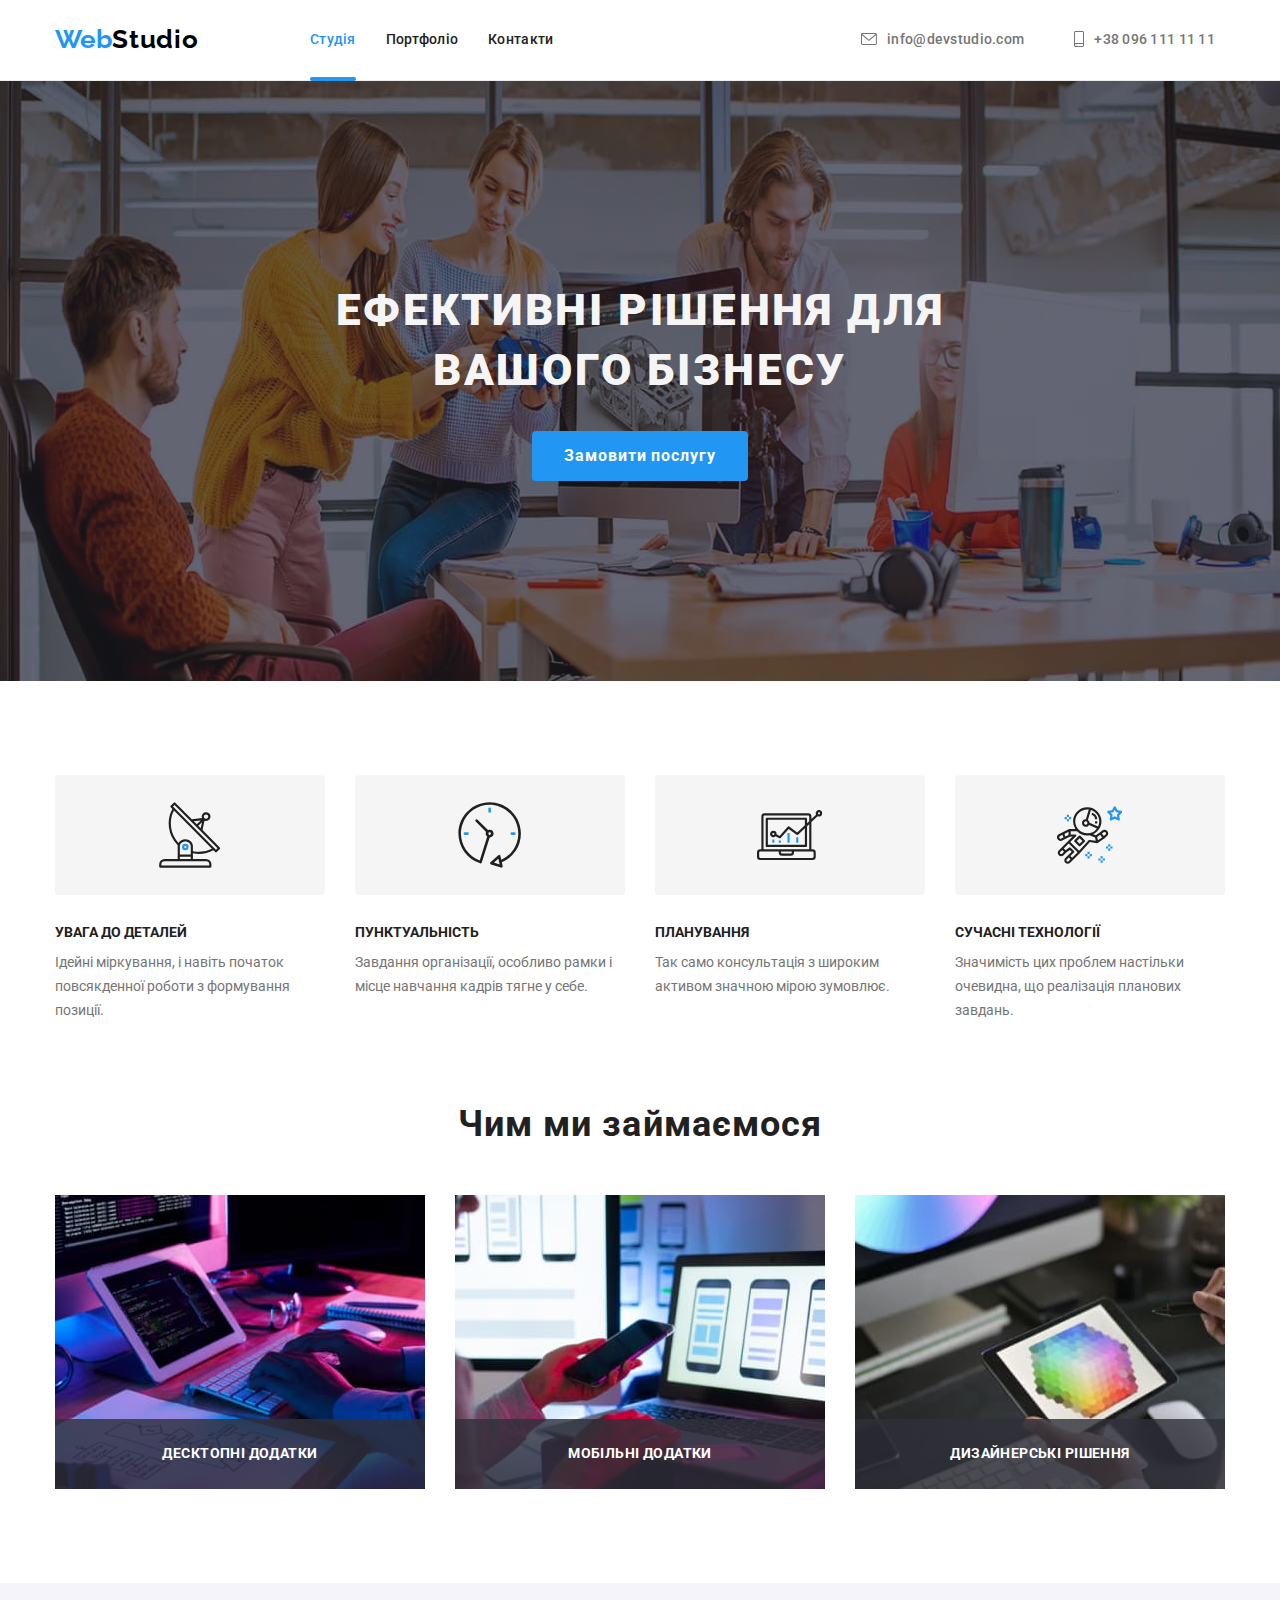
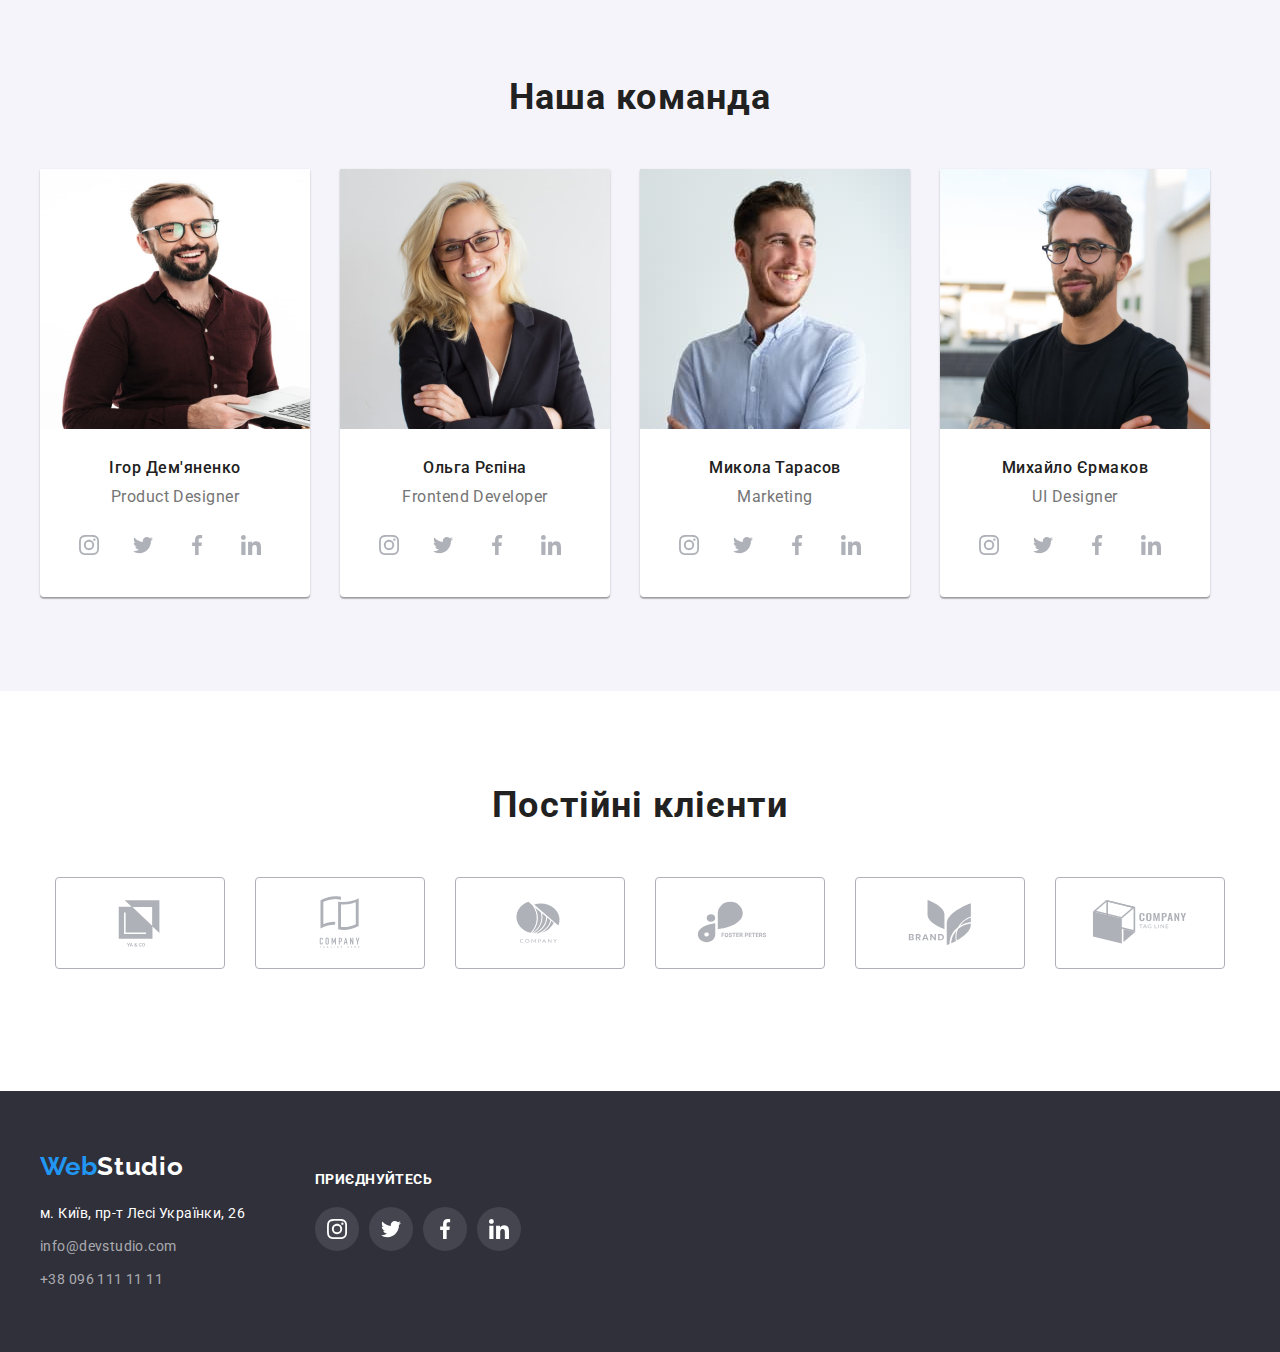
<file: index.html>
<!DOCTYPE html>
<html lang="en">
<meta charset="UTF-8" />
<meta http-equiv="X-UA-Compatible" content="IE=edge" />
<meta name="viewport" content="width=device-width, initial-scale=1.0" />
<title>Web Studio</title>
<link rel="stylesheet" href="https://cdnjs.cloudflare.com/ajax/libs/modern-normalize/1.1.0/modern-normalize.min.css" />
<link rel="stylesheet" href="./css/styles.css" />
<link href="https://fonts.googleapis.com/css2?family=Raleway:wght@700&family=Roboto:wght@400;500;700;900&display=swap"
  rel="stylesheet" />
</head>

<body>
  <!-- Шапка сайта -->
  <header class="page-header">
    <div class="container box">
      <nav class="main-nav">
        <a class="logo-link" href="./index.html">Web<span class="logo-header">Studio</span></a>
        <ul class="site-nav link">
          <li>
            <a href="./index.html" class="link current">Студія</a>
          </li>
          <li>
            <a href="./portfolio.html" class="link">Портфоліо</a>
          </li>
          <li>
            <a href="" class="link">Контакти</a>
          </li>
        </ul>
      </nav>
      <ul class="contacts">
        <li class="contact-item">
          <a href="mailto:info@devstudio.com" class="email-link">
            <svg class="contacts-icon" width="16" height="12">
              <use href="./images/icons.svg#icon-envelope">
              </use>
            </svg>
            info@devstudio.com
          </a>
        </li>
        <li class="contact-item">
          <a href="tel:+380961111111" class="tel-link">
            <svg class="contacts-icon" width="10" height="16">
              <use href="./images/icons.svg#icon-smartphone">
              </use>
            </svg>
            +38 096 111 11 11
          </a>
        </li>
      </ul>
    </div>
  </header>
  <main>
    <div class="hero">
      <section class="section-hero">
        <h1 class="hero-title">Ефективні рішення для вашого бізнесу</h1>
        <button type="button" class="hero-button" data-modal-open>Замовити послугу</button>
      </section>
    </div>
    <!-- Особливості -->
    <section class="features section">
      <div class="container">
        <h2 class="visually-hidden">Контент</h2>
        <ul class="list features-list">
          <li class="features-item item">
            <div class="features-cont">
              <svg class="features-icon" width="65.32px" height="70px">
                <use href="./images/icons.svg#icon-antenna-1">
                </use>
              </svg>
            </div>
            <div class="features-container-text">
              <h3 class="features-title">УВАГА ДО ДЕТАЛЕЙ</h3>
              <p class="features-text">
                Ідейні міркування, і навіть початок повсякденної роботи з
                формування позиції.
              </p>
            </div>
          </li>
          <li class="features-item item">
            <div class="features-cont">
              <svg class="features-icon" width="65.32px" height="70px">
                <use href="./images/icons.svg#icon-clock-1">
                </use>
              </svg>
            </div>
            <div class="features-container-text">
              <h3 class="features-title">ПУНКТУАЛЬНІСТЬ</h3>
              <p class="features-text">
                Завдання організації, особливо рамки і місце навчання кадрів
                тягне у себе.
              </p>
            </div>
          </li>
          <li class="features-item item">
            <div class="features-cont">
              <svg class="features-icon" width="65.32px" height="70px">
                <use href="./images/icons.svg#icon-diagram-1">
                </use>
              </svg>
            </div>
            <div class="features-container-text">
              <h3 class="features-title">ПЛАНУВАННЯ</h3>
              <p class="features-text">
                Так само консультація з широким активом значною мірою зумовлює.
              </p>
            </div>
          </li>
          <li class="features-item item">
            <div class="features-cont">
              <svg class="features-icon" width="65.32px" height="70px">
                <use href="./images/icons.svg#icon-astronaut-1">
                </use>
              </svg>
            </div>
            <div class="features-container-text"></div>
            <h3 class="features-title">СУЧАСНІ ТЕХНОЛОГІЇ</h3>
            <p class="features-text">
              Значимість цих проблем настільки очевидна, що реалізація
              планових завдань.
            </p>
          </li>
        </ul>
      </div>
    </section>
    <!-- Чим ми займаємося -->
    <section class="what-we-do-section">
      <div class="container">
        <h2 class="what-we-do-title">Чим ми займаємося</h2>
        <ul class="what-we-do-gallery">
          <li class="what-we-do-gallery-item">
            <div class="what-we-do-text-box">
              <img src="./images/box-1.jpg" class="img" alt="Програмування" />
              <h2 class="what-we-do-box-title">Десктопні додатки</h2>
            </div>
          </li>
          <li class="what-we-do-gallery-item" style="margin: 0 30px">
            <div class="what-we-do-text-box">
              <img src="./images/img.jpg" class="img" alt="Розробка UI дизайну" />
              <h2 class="what-we-do-box-title">Мобільні додатки</h2>
            </div>
          </li>
          <li class="what-we-do-gallery-item">
            <div class="what-we-do-text-box">
              <img src="./images/img1.jpg" class="img" alt="Веб дизайн" />
              <h2 class="what-we-do-box-title">Дизайнерські рішення</h2>
            </div>

          </li>
        </ul>
      </div>
    </section>
    <!-- Команда -->
    <section class="section team">
      <div class="container">
        <h2 class="team-main-title">Наша команда</h2>
        <ul class="team-menu">
          <li class="team-menu-item">
            <img src="./images/igor.jpg" alt="Ігор" width="270" height="260">
            <div class="team-menu-text">
              <h3 class="team-title">Ігор Дем'яненко</h3>
              <p class="team-activity">Product Designer</p>
              <div class="team-menu-sl">
                <ul class="team-soc-list">
                  <li class="team-soc-item">
                    <a href="" class="team-soc-link link">
                      <svg class="team-menu-icon" width="20" height="20">
                        <use href="./images/icons.svg#icon-instagram-2">
                        </use>
                      </svg>
                    </a>
                  </li>
                  <li class="team-soc-item">
                    <a href="" class="team-soc-link link">
                      <svg class="team-menu-icon" width="20" height="20">
                        <use href="./images/icons.svg#icon-twitter-1">
                        </use>
                      </svg>
                    </a>
                  </li>
                  <li class="team-soc-item">
                    <a href="" class="team-soc-link link">
                      <svg class="team-menu-icon" width="20" height="20">
                        <use href="./images/icons.svg#icon-facebook-1">
                        </use>
                      </svg>
                    </a>
                  </li>
                  <li class="team-soc-item">
                    <a href="" class="team-soc-link link">
                      <svg class="team-menu-icon" width="20" height="20">
                        <use href="./images/icons.svg#icon-linkedin-1">
                        </use>
                      </svg>
                    </a>
                  </li>
                </ul>
              </div>
            </div>
          </li>
          <li class="team-menu-item">
            <img src="./images/olga.jpg" alt="Ольга" width="270" height="260" />
            <div class="team-menu-text">
              <h3 class="team-title">Ольга Рєпіна</h3>
              <p class="team-activity">Frontend Developer</p>
              <div class="team-menu-sl">
                <ul class="team-soc-list">
                  <li class="team-soc-item">
                    <a href="" class="team-soc-link link">
                      <svg class="team-menu-icon" width="20" height="20">
                        <use href="./images/icons.svg#icon-instagram-2">
                        </use>
                      </svg>
                    </a>
                  </li>
                  <li class="team-soc-item">
                    <a href="" class="team-soc-link link">
                      <svg class="team-menu-icon" width="20" height="20">
                        <use href="./images/icons.svg#icon-twitter-1">
                        </use>
                      </svg>
                    </a>
                  </li>
                  <li class="team-soc-item">
                    <a href="" class="team-soc-link link">
                      <svg class="team-menu-icon" width="20" height="20">
                        <use href="./images/icons.svg#icon-facebook-1">
                        </use>
                      </svg>
                    </a>
                  </li>
                  <li class="team-soc-item">
                    <a href="" class="team-soc-link link">
                      <svg class="team-menu-icon" width="20" height="20">
                        <use href="./images/icons.svg#icon-linkedin-1">
                        </use>
                      </svg>
                    </a>
                  </li>
                </ul>
              </div>
            </div>
          </li>
          <li class="team-menu-item">
            <img src="./images/mykola.jpg" alt="Микола" width="270" height="260">
            <div class="team-menu-text">
              <h3 class="team-title">Микола Тарасов</h3>
              <p class="team-activity">Marketing</p>
              <div class="team-menu-sl">
                <ul class="team-soc-list">
                  <li class="team-soc-item">
                    <a href="" class="team-soc-link link">
                      <svg class="team-menu-icon" width="20" height="20">
                        <use href="./images/icons.svg#icon-instagram-2">
                        </use>
                      </svg>
                    </a>
                  </li>
                  <li class="team-soc-item">
                    <a href="" class="team-soc-link link">
                      <svg class="team-menu-icon" width="20" height="20">
                        <use href="./images/icons.svg#icon-twitter-1">
                        </use>
                      </svg>
                    </a>
                  </li>
                  <li class="team-soc-item">
                    <a href="" class="team-soc-link link">
                      <svg class="team-menu-icon" width="20" height="20">
                        <use href="./images/icons.svg#icon-facebook-1">
                        </use>
                      </svg>
                    </a>
                  <li class="team-soc-item">
                    <a href="" class="team-soc-link link">
                      <svg class="team-menu-icon" width="20" height="20">
                        <use href="./images/icons.svg#icon-linkedin-1">
                        </use>
                      </svg>
                    </a>
                </ul>
              </div>
            </div>
          </li>
          <li class="team-menu-item">
            <img src="./images/mykhailo.jpg" alt="Михайло" width="270" height="260" />
            <div class="team-menu-text">
              <h3 class="team-title">Михайло Єрмаков</h3>
              <p class="team-activity">UI Designer</p>
              <div class="team-menu-sl">
                <ul class="team-soc-list">
                  <li class="team-soc-item">
                    <a href="" class="team-soc-link link">
                      <svg class="team-menu-icon" width="20" height="20">
                        <use href="./images/icons.svg#icon-instagram-2">
                        </use>
                      </svg>
                    </a>
                  </li>
                  <li class="team-soc-item">
                    <a href="" class="team-soc-link link">
                      <svg class="team-menu-icon" width="20" height="20">
                        <use href="./images/icons.svg#icon-twitter-1">
                        </use>
                      </svg>
                    </a>
                  </li>
                  <li class="team-soc-item">
                    <a href="" class="team-soc-link link">
                      <svg class="team-menu-icon" width="20" height="20">
                        <use href="./images/icons.svg#icon-facebook-1">
                        </use>
                      </svg>
                    </a>
                  </li>
                  <li class="team-soc-item">
                    <a href="" class="team-soc-link link">
                      <svg class="team-menu-icon" width="20" height="20">
                        <use href="./images/icons.svg#icon-linkedin-1">

                        </use>
                      </svg>
                    </a>
                </ul>
              </div>
          </li>
        </ul>
      </div>
    </section>
    <!-- Постійні клієнти -->
    <section class="regular-customers">
      <div class="container">
        <h2 class="regular-customers-title">Постійні клієнти</h2>
        <ul class="regular-customers-menu">
          <li class="regular-customers-item item">
            <a href="" class="customers-button">
              <svg class="button-icon" width="106px" height="60px">
                <use href="./images/icons.svg#icon-ya-co">
              </svg>
            </a>
          </li>
          <li class="regular-customers-item item">
            <a href="" class="customers-button">
              <svg class="button-icon" width="106px" height="60px">
                <use href="./images/icons.svg#icon-company-tagline">
                </use>
              </svg>
            </a>
          </li>
          <li class="regular-customers-item item">
            <a href="" class="customers-button">
              <svg class="button-icon" width="106px" height="60px">
                <use href="./images/icons.svg#icon-company">
                </use>
              </svg>
            </a>
          </li>
          <li class="regular-customers-item item">
            <a href="" class="customers-button">
              <svg class="button-icon" width="106px" height="60px">
                <use href="./images/icons.svg#icon-foster-peters">
                </use>
              </svg>
            </a>
          </li>
          <li class="regular-customers-item item">
            <a href="" class="customers-button">
              <svg class="button-icon" width="106px" height="60px">
                <use href="./images/icons.svg#icon-brand">
                </use>
              </svg>
            </a>
          </li>
          <li class="regular-customers-item item">
            <a href="" class="customers-button">
              <svg class="button-icon" width="106px" height="60px">
                <use href="./images/icons.svg#icon-company-tag-line">
                </use>
              </svg>
            </a>
          </li>
      </div>
    </section>
  </main>
  <!-- Футер -->
  <footer class="footer">
    <div class="footer-container container">

      <div class="footer-address">
        <div class="footer-logo-cont">
          <a class="footer-logo" href="./index.html">Web<span class="logo">Studio</span>
          </a>
        </div>
        <address class="address">
          <ul class="footer-menu list">
            <li class="footer-address-item">
              <a href="" class="footer-adress">м. Київ, пр-т Лесі Українки, 26
              </a>
            </li>
            <li class="footer-email">
              <a href="mailto:info@devstudio.com" class="footer-email">info@devstudio.com</a>
            </li>
            <li class="footer-telephone">
              <a href="tel:+380961111111" class="footer-telephone">+38 096 111 11 11</a>
            </li>
          </ul>
        </address>

      </div>
      <div class="footer-soc-container">
        <!-- <div class="footer-title-container"> -->
        <h3 class="footer-title">Приєднуйтесь</h3>
        <!-- </div> -->
        <div class="footer-soc-container">
          <ul class="footer-soc-list">
            <li class="footer-soc-item">
              <a href="" class="footer-soc-link">
                <svg class="footer-soc-icon" width="20" height="20">
                  <use href="./images/icons.svg#icon-instagram-2">
                  </use>
                </svg>
              </a>
            </li>
            <li class="footer-soc-item">
              <a href="" class="footer-soc-link">
                <svg class="footer-soc-icon" width="20" height="20">
                  <use href="./images/icons.svg#icon-twitter-1">
                  </use>
                </svg>
              </a>
            </li>
            <li class="footer-soc-item">
              <a href="" class="footer-soc-link">
                <svg class="footer-soc-icon" width="20" height="20">
                  <use href="./images/icons.svg#icon-facebook-1">
                  </use>
                </svg>
              </a>
            </li>
            <li class="footer-soc-item">
              <a href="" class="footer-soc-link">
                <svg class="footer-soc-icon" width="20" height="20">
                  <use href="./images/icons.svg#icon-linkedin-1">
                  </use>
                </svg>
              </a>
            </li>
          </ul>
        </div>
      </div>
    </div>
  </footer>
  <div class="backdrop is-hidden" data-modal>
    <div class="modal is-hidden">
      <button class="close-modal" data-modal-close>
        <svg class="modal-close-icon" width="18" height="18">
          <use href="./images/icons.svg#icon-close-black-18dp-2-1"></use>
        </svg>
      </button>
    </div>
  </div>
  <script src="./js/modal.js">
  </script>
</body>

</html>
</file>
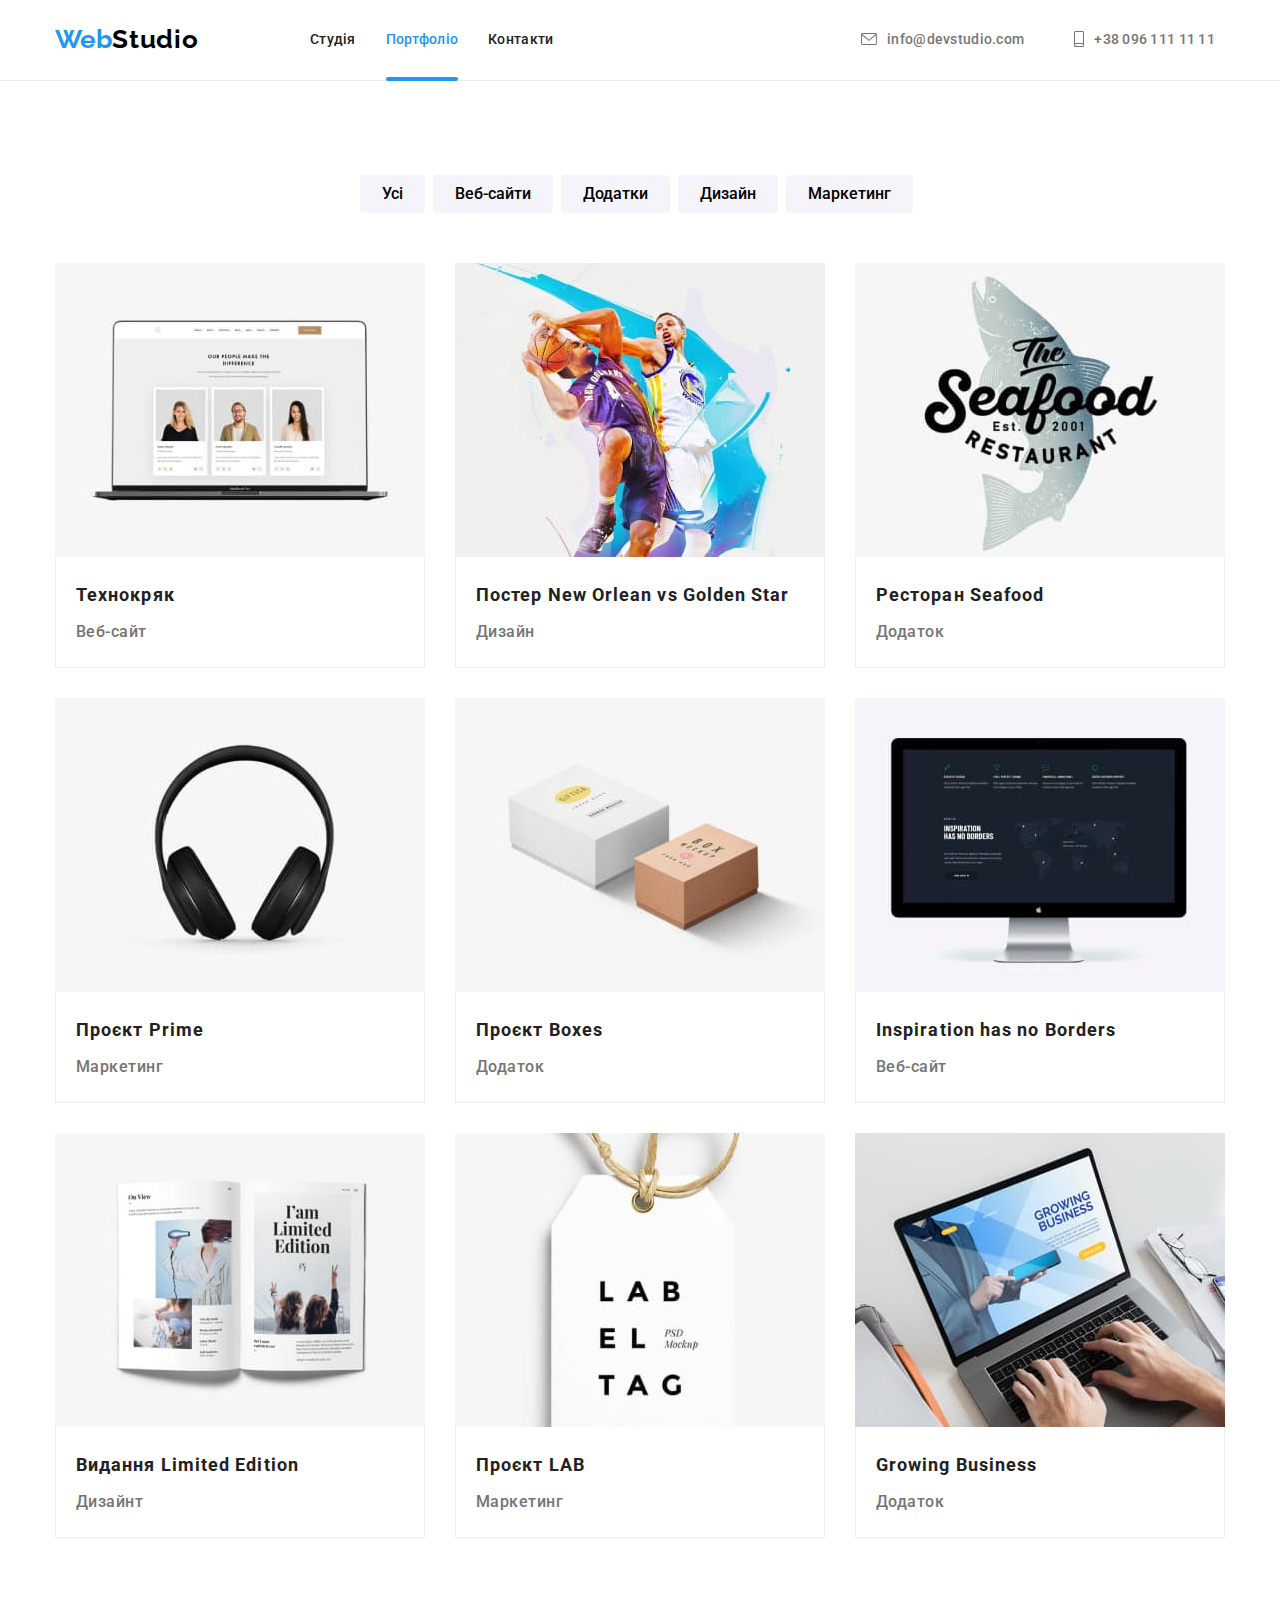
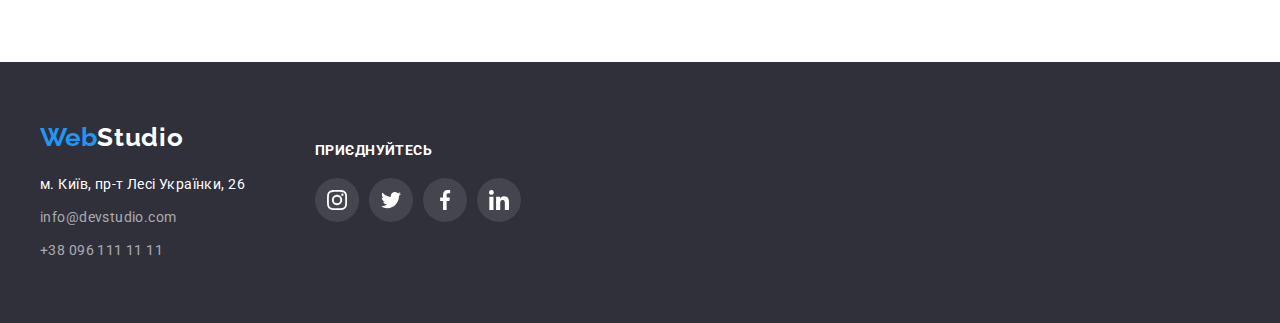
<file: portfolio.html>
<!DOCTYPE html>
<html lang="en">
  <head>
    <meta charset="UTF-8" />
    <meta http-equiv="X-UA-Compatible" content="IE=edge" />
    <meta name="viewport" content="width=device-width, initial-scale=1.0" />
    <title>Portfolio</title>
    <link
      rel="stylesheet"
      href="https://cdnjs.cloudflare.com/ajax/libs/modern-normalize/1.1.0/modern-normalize.min.css"
    />
    <link rel="stylesheet" href="./css/styles.css" />
    <link
      href="https://fonts.googleapis.com/css2?family=Raleway:wght@700&family=Roboto:wght@400;500;700;900&display=swap"
      rel="stylesheet"
    />
  </head>
  <body>
    <!-- Шапка сайта -->
    <header class="page-header">
      <div class="container box">
        <nav class="main-nav">
          <a class="logo-link" href="./index.html">Web<span class="logo-header">Studio</span></a>
          <ul class="site-nav link">
            <li>
              <a href="./index.html" class="link">Студія</a>
            </li>
            <li>
              <a href="./portfolio.html" class="link current">Портфоліо</a>
            </li>
            <li>
              <a href="" class="link">Контакти</a>
            </li>
          </ul>
        </nav>
        <ul class="contacts">
          <li class="contact-item">
            <a href="mailto:info@devstudio.com" class="email-link">
              <svg class="contacts-icon" width="16" height="12">
                <use href="./images/icons.svg#icon-envelope"></use>
              </svg>
              info@devstudio.com
            </a>
          </li>
          <li class="contact-item">
            <a href="tel:+380961111111" class="tel-link">
              <svg class="contacts-icon" width="10" height="16">
                <use href="./images/icons.svg#icon-smartphone"></use>
              </svg>
              +38 096 111 11 11
            </a>
          </li>
        </ul>
      </div>
    </header>
    <main>
      <section class="project">
        <div class="portfolio-container">
          <h1 class="visually-hidden">Портфоліо</h1>
          <ul class="portfolio-filter list">
            <li class="portfolio-item">
              <button type="button" class="portfolio-button">Усі</button>
            </li>
            <li class="portfolio-item">
              <button type="button" class="portfolio-button">Веб-сайти</button>
            </li>
            <li class="portfolio-item">
              <button type="button" class="portfolio-button">Додатки</button>
            </li>
            <li class="portfolio-item">
              <button type="button" class="portfolio-button">Дизайн</button>
            </li>
            <li class="portfolio-item">
              <button type="button" class="portfolio-button">Маркетинг</button>
            </li>
          </ul>
        </div>
        <!-- Проєкти -->
        <div class="project1">
          <div class="container">
            <ul class="portfolio-menu">
              <li class="project-item">
                <a href="" class="portfolio-link link">
                  <div class="project-item-img">
                    <img src="./images/technocrat.jpg" alt="Технокряк" width="370" height="294" />
                    <div class="portfolio-item-text">
                      <p class="project-top-text">
                        Ресурс пропонує комплексні пропозиції з різним рівнем функціоналу та
                        сервісів. Все це дозволить відвідувачу отримати вичерпні відомості про
                        компанію чи приватну особу.
                      </p>
                    </div>
                  </div>
                  <div class="project-class">
                    <h2 class="project-title">Технокряк</h2>
                    <p class="project-text">Веб-сайт</p>
                  </div>
                </a>
              </li>
              <li class="project-item">
                <a href="" class="portfolio-link link">
                  <div class="project-item-img">
                    <img src="./images/poster.jpg" alt="Постер" width="370" height="294" />
                    <div class="portfolio-item-text">
                      <p class="project-top-text">
                        Ресурс пропонує комплексні пропозиції з різним рівнем функціоналу та
                        сервісів. Все це дозволить відвідувачу отримати вичерпні відомості про
                        компанію чи приватну особу.
                      </p>
                    </div>
                  </div>
                  <div class="project-class">
                    <h2 class="project-title">Постер New Orlean vs Golden Star</h2>
                    <p class="project-text">Дизайн</p>
                  </div>
                </a>
              </li>
              <li class="project-item">
                <a href="" class="portfolio-link link">
                  <div class="project-item-img">
                    <img src="./images/restaurant.jpg" alt="Ресторан" width="370" height="294" />
                    <div class="portfolio-item-text">
                      <p class="project-top-text">
                        Ресурс пропонує комплексні пропозиції з різним рівнем функціоналу та
                        сервісів. Все це дозволить відвідувачу отримати вичерпні відомості про
                        компанію чи приватну особу.
                      </p>
                    </div>
                  </div>
                  <div class="project-class">
                    <h2 class="project-title">Ресторан Seafood</h2>
                    <p class="project-text">Додаток</p>
                  </div>
                </a>
              </li>
              <li class="project-item">
                <a href="" class="portfolio-link link">
                  <div class="project-item-img">
                    <img
                      src="./images/project-prime.jpg"
                      alt="Проєкт Prime"
                      width="370"
                      height="294"
                    />
                    <div class="portfolio-item-text">
                      <p class="project-top-text">
                        Ресурс пропонує комплексні пропозиції з різним рівнем функціоналу та
                        сервісів. Все це дозволить відвідувачу отримати вичерпні відомості про
                        компанію чи приватну особу.
                      </p>
                    </div>
                  </div>
                  <div class="project-class">
                    <h2 class="project-title">Проєкт Prime</h2>
                    <p class="project-text">Маркетинг</p>
                  </div>
                </a>
              </li>
              <li class="project-item">
                <a href="" class="portfolio-link link">
                  <div class="project-item-img">
                    <img
                      src="./images/project-boxes.jpg"
                      alt="Проєкт Boxes"
                      width="370"
                      height="294"
                    />
                    <div class="portfolio-item-text">
                      <p class="project-top-text">
                        Ресурс пропонує комплексні пропозиції з різним рівнем функціоналу та
                        сервісів. Все це дозволить відвідувачу отримати вичерпні відомості про
                        компанію чи приватну особу.
                      </p>
                    </div>
                  </div>
                  <div class="project-class">
                    <h2 class="project-title">Проєкт Boxes</h2>
                    <p class="project-text">Додаток</p>
                  </div>
                </a>
              </li>
              <li class="project-item">
                <a href="" class="portfolio-link link">
                  <div class="project-item-img">
                    <img
                      src="./images/Inspiration-has-no-borders.jpg"
                      alt="Inspiration"
                      width="370"
                      height="294"
                    />
                    <div class="portfolio-item-text">
                      <p class="project-top-text">
                        Ресурс пропонує комплексні пропозиції з різним рівнем функціоналу та
                        сервісів. Все це дозволить відвідувачу отримати вичерпні відомості про
                        компанію чи приватну особу.
                      </p>
                    </div>
                  </div>
                  <div class="project-class">
                    <h2 class="project-title">Inspiration has no Borders</h2>
                    <p class="project-text">Веб-сайт</p>
                  </div>
                </a>
              </li>
              <li class="project-item">
                <a href="" class="portfolio-link link">
                  <div class="project-item-img">
                    <img src="./images/edition.jpg" alt="Inspiration" width="370" height="294" />
                    <div class="portfolio-item-text">
                      <p class="project-top-text">
                        Ресурс пропонує комплексні пропозиції з різним рівнем функціоналу та
                        сервісів. Все це дозволить відвідувачу отримати вичерпні відомості про
                        компанію чи приватну особу.
                      </p>
                    </div>
                  </div>
                  <div class="project-class">
                    <h2 class="project-title">Видання Limited Edition</h2>
                    <p class="project-text">Дизайнт</p>
                  </div>
                </a>
              </li>
              <li class="project-item">
                <a href="" class="portfolio-link link">
                  <div class="project-item-img">
                    <img
                      src="./images/project-lab.jpg"
                      alt="Inspiration"
                      width="370"
                      height="294"
                    />
                    <div class="portfolio-item-text">
                      <p class="project-top-text">
                        Ресурс пропонує комплексні пропозиції з різним рівнем функціоналу та
                        сервісів. Все це дозволить відвідувачу отримати вичерпні відомості про
                        компанію чи приватну особу.
                      </p>
                    </div>
                  </div>
                  <div class="project-class">
                    <h2 class="project-title">Проєкт LAB</h2>
                    <p class="project-text">Маркетинг</p>
                  </div>
                </a>
              </li>
              <li class="project-item">
                <a href="" class="portfolio-link link">
                  <div class="project-item-img">
                    <img
                      src="./images/growing-business.jpg"
                      alt="Inspiration"
                      width="370"
                      height="294"
                    />
                    <div class="portfolio-item-text">
                      <p class="project-top-text">
                        Ресурс пропонує комплексні пропозиції з різним рівнем функціоналу та
                        сервісів. Все це дозволить відвідувачу отримати вичерпні відомості про
                        компанію чи приватну особу.
                      </p>
                    </div>
                  </div>
                  <div class="project-class">
                    <h2 class="project-title">Growing Business</h2>
                    <p class="project-text">Додаток</p>
                  </div>
                </a>
              </li>
            </ul>
          </div>
        </div>
      </section>
    </main>
    <!-- Футер -->
    <footer class="footer">
      <div class="footer-container container">
        <div class="footer-address">
          <div class="footer-logo-cont">
            <a class="footer-logo" href="./index.html">Web<span class="logo">Studio</span> </a>
          </div>
          <address class="address">
            <ul class="footer-menu list">
              <li class="footer-address-item">
                <a href="" class="footer-adress">м. Київ, пр-т Лесі Українки, 26 </a>
              </li>
              <li class="footer-email">
                <a href="mailto:info@devstudio.com" class="footer-email">info@devstudio.com</a>
              </li>
              <li class="footer-telephone">
                <a href="tel:+380961111111" class="footer-telephone">+38 096 111 11 11</a>
              </li>
            </ul>
          </address>
        </div>
        <div class="footer-soc-container">
          <!-- <div class="footer-title-container"> -->
          <h3 class="footer-title">Приєднуйтесь</h3>
          <!-- </div> -->
          <div class="footer-soc-container">
            <ul class="footer-soc-list">
              <li class="footer-soc-item">
                <a href="" class="footer-soc-link">
                  <svg class="footer-soc-icon" width="20" height="20">
                    <use href="./images/icons.svg#icon-instagram-2"></use>
                  </svg>
                </a>
              </li>
              <li class="footer-soc-item">
                <a href="" class="footer-soc-link">
                  <svg class="footer-soc-icon" width="20" height="20">
                    <use href="./images/icons.svg#icon-twitter-1"></use>
                  </svg>
                </a>
              </li>
              <li class="footer-soc-item">
                <a href="" class="footer-soc-link">
                  <svg class="footer-soc-icon" width="20" height="20">
                    <use href="./images/icons.svg#icon-facebook-1"></use>
                  </svg>
                </a>
              </li>
              <li class="footer-soc-item">
                <a href="" class="footer-soc-link">
                  <svg class="footer-soc-icon" width="20" height="20">
                    <use href="./images/icons.svg#icon-linkedin-1"></use>
                  </svg>
                </a>
              </li>
            </ul>
          </div>
        </div>
      </div>
    </footer>
  </body>
</html>
</file>
<file: css/styles.css>
/* Чорний колір #212121 */
/* Абзац #757575 */
/* Білий колір #FFFFFF */
/* Синій колір #2196F3 */

:root {
  --features-works-bg-color: #f5f5f5;
  --header-bg-color: #ffffff;
  --shadow-color: rgba(0, 0, 0, 0.2);
  --box-shadow: rgba(0, 0, 0, 0.12);
  --accent-color: #2196f3;
  --black-color: #000000;
  --primary-text-color: #212121;
  --title-text-color: #757575;
  --border-color: #eeeeee;
}

* {
  padding: 0;
  margin: 0;
}

body {
  background: var(--features-works-bg-color);
  color: var(--primary-text-color);
  font-family: 'Roboto', sans-serif;
}

ul {
  list-style: none;
}

p {
  padding: 0;
}

img {
  display: block;
  margin: 0;
  padding: 0;
}

.backdrop {
  position: fixed;
  top: 0;
  left: 0;
  width: 100%;
  height: 100%;
  background: var(--shadow-color);
  transition: opacity 205ms cubic-bezier(0.4, 0, 0.2, 1);
}

.backdrop.is-hidden {
  opacity: 0;
  pointer-events: none;
}
.backdrop.is-hidden .modal {
  transform: translate(-50%, -50%) scale(0.9) /* rotate(180deg) */;
}

.modal {
  position: absolute;
  top: 50%;
  left: 50%;
  width: 528px;
  height: 581px;
  transform: translate(-50%, -50%) scale(1);
  background: #ffffff;
  box-shadow: 0px 1px 3px var(--box-shadow), 0px 1px 1px rgba(0, 0, 0, 0.14),
    0px 2px 1px var(--shadow-color);
  border-radius: 4px;
  transition: transform 250ms cubic-bezier(0.4, 0, 0.2, 1);
}

.modal-close-icon {
  fill: #000000;
}

.close-modal {
  display: flex;
  align-items: center;
  justify-content: center;
  position: absolute;
  width: 30px;
  height: 30px;
  top: 10px;
  right: 10px;
  background-color: var(--header-bg-color);
  border: 1px solid rgba(0, 0, 0, 0.1);
  border-radius: 50%;
  cursor: pointer;
  transform: inherit scale(1) rotate(1);
  transition: transform 250ms linear, opacity 250ms linear, color 250ms linear,
    background-color 250ms linear;
  transition-duration: 250ms;
  transition-timing-function: cubic-bezier(0.4, 0, 0.2, 1);
  transition-property: transform, color, opacity, background-color;
}

.page-header {
  display: flex;
  justify-content: center;

  padding-top: 24px;
  padding-bottom: 25px;
  background-color: var(--header-bg-color);
  border-bottom: 1px solid #ececec;
}

.box {
  display: flex;
}

.main-nav {
  display: flex;
  align-items: center;
}

.container {
  width: 1200px;
  margin-left: auto;
  margin-right: auto;
  padding-left: 15px;
  padding-right: 15px;
}

.section {
  padding: 94px 0;
  background-color: var(--header-bg-color);
  display: flex;
  flex-direction: column;
  align-items: center;
}

.list {
  text-decoration: none;
}

/* logo */
.logo-link {
  font-family: 'Raleway', sans-serif;
  color: var(--accent-color);
  list-style-type: none;
  text-decoration: none;
  font-style: normal;
  font-weight: 700;
  font-size: 26px;
  line-height: 1.192;
  margin-right: 93px;
}

/* logo */

.logo-link:focus {
  color: var(--accent-color);
  background: var(--header-bg-color);
}

/* logo */
.logo-header {
  font-family: 'Raleway', sans-serif;
  color: var(--black-color);
  list-style-type: none;
  font-style: normal;
  font-weight: 700;
  font-size: 26px;
  line-height: 1.19;
  letter-spacing: 0.03em;
}

/* logo */
.logo-header:focus {
  color: var(--primary-text-color);
  background: var(--header-bg-color);
}

.menu-item {
  position: relative;
}

.site-nav {
  display: flex;
  gap: 30px;
  justify-content: center;
  width: 280px;
}

.site-nav .link {
  display: flex;
  position: relative;
}

.site-nav .link.current {
  color: var(--accent-color);
}

.current::after {
  content: '';
  position: absolute;
  border-bottom: 4px solid var(--accent-color);
  border-radius: 2px;
  width: 100%;
  bottom: -34px;
  left: 0;
}

/* Portfolio, Contacts link */
.link {
  color: var(--primary-text-color);
  list-style-type: none;
  font-weight: 500;
  font-size: 14px;
  line-height: 1.14;
  letter-spacing: 0.02em;
  text-decoration: none;
}

.link:hover,
.link:focus {
  color: var(--accent-color);
  transition-duration: 250ms;
  transition-timing-function: cubic-bezier(0.4, 0, 0.2, 1);
  transition-property: transform, color, opacity, background-color;
}

.contacts {
  display: flex;
  margin-left: auto;
  align-items: center;
}

.contacts-button {
  color: #757575;
  background-color: var(--header-bg-color);
  border: 0px;
}

/* Studio */
.studio-link {
  color: var(--primary-text-color);
  list-style-type: none;
  text-decoration: none;
  font-weight: 500;
  font-size: 14px;
  line-height: 1.14;
  letter-spacing: 0.02em;
}

.site-nav .studio-link.current {
  color: var(--accent-color);
}

.studio-link:hover,
.studio-link:focus {
  color: var(--accent-color);
  transition-duration: 250ms;
  transition-timing-function: cubic-bezier(0.4, 0, 0.2, 1);
  transition-property: transform, color, opacity, background-color;
}

/* Contacts */
.auth-nav {
  display: flex;
  align-items: center;
  justify-content: space-between;
}

.auth-nav .list {
  display: flex;
}

.email-link {
  display: flex;
  align-items: center;
  font-family: 'Roboto';
  font-style: normal;
  color: var(--title-text-color);
  text-decoration: none;
  font-weight: 500;
  font-size: 14px;
  line-height: 1.14;
  letter-spacing: 0.02em;
  margin-right: 50px;
}

.contacts-icon {
  fill: #757575;
  margin-right: 10px;
}

.contacts-icon::before,
:focus {
  fill: var(--accent-color);
  transition-duration: 250ms;
  transition-timing-function: cubic-bezier(0.4, 0, 0.2, 1);
  transition-property: transform, color, opacity, background-color;
}

/* .contact-item:hover svg,
.contact-item:hover a {
  color: var(--accent-color);
  fill: #2196f3; */

.contact-item:focus svg,
.contact-item:focus {
  color: var(--accent-color);
  fill: var(--accent-color);
  transition-duration: 250ms;
  transition-timing-function: cubic-bezier(0.4, 0, 0.2, 1);
  transition-property: transform, color, opacity, background-color;
}

.contacts-button:hover,
.contacts-button:focus {
  color: #2196f3;
  transition-duration: 250ms;
  transition-timing-function: cubic-bezier(0.4, 0, 0.2, 1);
  transition-property: transform, color, opacity, background-color;
}
.contacts-icon:hover {
  fill: var(--accent-color);
  transition-duration: 250ms;
  transition-timing-function: cubic-bezier(0.4, 0, 0.2, 1);
  transition-property: transform, color, opacity, background-color;
}

.contacts-icon:focus {
  color: var(--accent-color);
  transition-duration: 250ms;
  transition-timing-function: cubic-bezier(0.4, 0, 0.2, 1);
  transition-property: transform, color, opacity, background-color;
}

.email-link:hover,
.email-link:focus {
  color: var(--accent-color);
  transition-duration: 250ms;
  transition-timing-function: cubic-bezier(0.4, 0, 0.2, 1);
  transition-property: transform, color, opacity, background-color;
}

.email-link:focus a,
.email-link:focus svg {
  color: var(--accent-color);
  fill: var(--accent-color);
  transition-duration: 250ms;
  transition-timing-function: cubic-bezier(0.4, 0, 0.2, 1);
  transition-property: transform, color, opacity, background-color;
}

.tel-link {
  display: flex;
  align-items: center;
  color: var(--title-text-color);
  list-style-type: none;
  text-decoration: none;
  font-weight: 500;
  font-size: 14px;
  line-height: 1.14;
  letter-spacing: 0.02em;
  padding-right: 10px;
}

.tel-link:focus a,
.tel-link:focus svg {
  color: var(--accent-color);
  fill: var(--accent-color);
  transition-duration: 250ms;
  transition-timing-function: cubic-bezier(0.4, 0, 0.2, 1);
  transition-property: transform, color, opacity, background-color;
}
.contact-item {
  display: flex;
}
.contact-item:focus svg {
  fill: var(--accent-color);
  transition-duration: 250ms;
  transition-timing-function: cubic-bezier(0.4, 0, 0.2, 1);
  transition-property: transform, color, opacity, background-color;
}

.tel-link:hover,
.tel-link:focus {
  color: var(--accent-color);
  transition-duration: 250ms;
  transition-timing-function: cubic-bezier(0.4, 0, 0.2, 1);
  transition-property: transform, color, opacity, background-color;
}
/* Buttons */

.hero-button:focus,
.hero-button:hover {
  color: #f5f4fa;
  background: rgba(33, 150, 243, 1);
  text-transform: none;
  transition-duration: 250ms;
  transition-timing-function: cubic-bezier(0.4, 0, 0.2, 1);
  transition-property: transform, color, opacity, background-color;
}

.portfolio-menu {
  display: flex;
  flex-wrap: wrap;
  justify-content: space-between;
  margin-top: 50px;
}

.porfolio-menu li:first-child {
  box-shadow: 0px 1px 1px var(--box-shadow), 0px 4px 4px rgba(0, 0, 0, 0.06),
    1px 4px 6px rgba(0, 0, 0, 0.16);
}

.project-class {
  padding: 20px;
  border-left: 1px solid var(--border-color);
  border-right: 1px solid var(--border-color);
  border-bottom: 1px solid var(--border-color);
}

.portfolio-container {
  display: flex;
  flex-wrap: wrap;
  justify-content: center;
}

.portfolio-menu li {
  margin-bottom: 30px;
  box-sizing: border-box;
}

.portfolio-filter {
  display: flex;
  justify-content: center;
}

.portfolio-filter li {
  margin-right: 8px;
  background-color: var(--header-bg-color);
}

.portfolio-button {
  padding-left: 22px;
  padding-right: 22px;
  padding-top: 6px;
  padding-bottom: 6px;

  background-color: #f5f4fa;
  border-radius: 4px;
  border: 0;
  font-family: 'Roboto';
  font-weight: 500;
  font-size: 16px;
  line-height: 1.62;
  text-align: center;
}

.portfolio-button:hover,
.portfolio-button:focus {
  background-color: var(--accent-color);
  color: var(--header-bg-color);
  box-shadow: 0px 3px 1px rgba(0, 0, 0, 0.1), 0px 1px 2px rgba(0, 0, 0, 0.08),
    0px 2px 2px var(--box-shadow);
  transition-duration: 250ms;
  transition-timing-function: cubic-bezier(0.4, 0, 0.2, 1);
  transition-property: transform, color, opacity, background-color;
}

.portfolio-link {
  display: block;
  box-shadow: 0px;
}

.portfolio-link:hover,
.portfolio-link:focus {
  transition-duration: 250ms;
  transition-timing-function: cubic-bezier(0.4, 0, 0.2, 1);
  transition-property: transform, color, opacity, background-color;
  box-shadow: 0px 1px 1px var(--box-shadow), 0px 4px 4px rgba(0, 0, 0, 0.06),
    1px 4px 6px rgba(0, 0, 0, 0.16);
}

/* Project */
.project {
  padding-top: 94px;
  padding-bottom: 94px;
  background-color: var(--header-bg-color);
}

.project1 {
  display: flex;
  justify-content: center;
}

.project-item {
  position: relative;
}

.project-item:hover .project-top-text {
  transform: translateY(0);
  visibility: visible;
}

.project-item img {
  display: block;
  width: 100%;
}

.project-title {
  color: var(--primary-text-color);
  font-weight: 700;
  font-size: 18px;
  line-height: 2;
  letter-spacing: 0.06em;
  margin-left: auto;
  margin-right: auto;
  margin-bottom: 4px;
  justify-content: center;
}

.project-text {
  color: var(--title-text-color);
  font-size: 16px;
  line-height: 1.88;
  letter-spacing: 0.03em;
  margin-left: auto;
  margin-right: auto;
  justify-content: center;
}

.project-item-img {
  pointer-events: none;
}
.portfolio-item-text {
  overflow: hidden;
}

.project-top-text {
  position: absolute;
  top: 0;
  height: 294px;
  padding: 40px;
  font-family: 'Roboto';
  font-size: 18px;
  line-height: 1.56;
  letter-spacing: 0.03em;
  background-color: rgba(33, 150, 243, 0.9);
  color: #ffffff;
  transform: translateY(100%);
  transition: transform 250ms linear;
  visibility: hidden;
}

/* Hero */

.container.hero {
  width: 1600px;
  margin-left: auto;
  margin-right: auto;
}

.section-hero {
  background-color: #2f303a;
  text-align: center;
  margin-left: auto;
  margin-right: auto;
  padding: 200px 0;
  background-image: linear-gradient(rgba(47, 48, 58, 0.4), rgba(47, 48, 58, 0.4)),
    url(../images/background-img.jpg);
  background-size: 100% 100%;
  background-repeat: no-repeat;
}

.hero-title {
  color: var(--features-works-bg-color);
  width: 698px;
  margin-left: auto;
  margin-right: auto;
  margin-bottom: 30px;
  font-style: 400;
  font-weight: 900;
  font-size: 44px;
  line-height: 1.36;
  text-align: center;
  letter-spacing: 0.06em;
  text-transform: uppercase;
}

.hero-button {
  padding-left: 32px;
  padding-right: 32px;
  padding-top: 10px;
  padding-bottom: 10px;
  border-radius: 4px;
  font-family: 'Roboto';
  font-weight: 700;
  font-size: 16px;
  line-height: 1.88;
  min-width: 216px;
  cursor: pointer;
  letter-spacing: 0.06em;
  border: 0px;
  background-color: var(--accent-color);
  color: var(--header-bg-color);
}

.visually-hidden {
  position: absolute;
  width: 1px;
  height: 1px;
  margin: -1px;
  border: 0;
  padding: 0;

  white-space: nowrap;
  clip-path: inset(100%);
  clip: rect(0 0 0 0);
  overflow: hidden;
}

/* features */

.features-list {
  display: flex;
  gap: 30px;
  background-color: var(--header-bg-color);
  list-style-type: none;
}

.features-list > .item {
  width: 270px;
  max-height: 141px;
}

.features-title {
  color: var(--primary-text-color);
  font-size: 14px;
  line-height: 1.14;
  text-transform: uppercase;
  margin-bottom: 10px;
  margin-top: 30px;
}

.features-text {
  display: flex;
  color: var(--title-text-color);
  font-size: 14px;
  line-height: 1.71;
  max-width: 270px;
}

.features-cont {
  display: flex;
  align-items: center;
  justify-content: center;
  content: '';
  min-width: 270px;
  min-height: 120px;
  margin-right: 30px;
  border: 0;
  border-radius: 4px;
  background-repeat: no-repeat;
  background-position: center;
  background-color: var(--features-works-bg-color);
}

/* What-we-do */

.what-we-do {
  display: flex;
  justify-content: space-between;
  background-color: var(--header-bg-color);
}

.what-we-do-gallery {
  display: flex;
  width: 100%;
}

.what-we-do-box {
  width: 370px;
  height: 70px;
  background-color: rgba(47, 48, 58, 0.8);
  text-align: center;
}
.what-we-do-text-box h2 {
  display: flex;
  position: absolute;
  background-color: rgba(47, 48, 58, 0.8);
  width: 370px;
  height: 70px;
  align-items: center;
  justify-content: center;
  bottom: 0px;
}

.what-we-do-text-box {
  position: relative;
}
.what-we-do-box-title {
  font-family: 'Roboto';
  font-style: normal;
  font-weight: 700;
  font-size: 14px;
  line-height: 1.14;
  text-align: center;
  letter-spacing: 0.03em;
  text-transform: uppercase;
  color: #ffffff;
}

.what-we-do-section {
  padding-top: 94px;
  padding-bottom: 94px;
  background-color: var(--header-bg-color);
  display: flex;
  justify-content: center;
}

.what-we-do-title {
  color: var(--primary-text-color);
  font-weight: 700;
  font-size: 36px;
  line-height: 1.16;
  text-align: center;
  letter-spacing: 0.03em;
  margin-bottom: 50px;
}

/* Team */
.team {
  background-color: #f5f4fa;
}
.team-menu {
  justify-content: center;
  display: flex;
}
.team-menu-sl {
  display: flex;
  justify-content: center;
}

.team-soc-list {
  display: flex;
  padding-top: 16px;
}
.team-soc-item {
  display: flex;
  padding-right: 10px;
}
.team-soc-link {
  width: 44px;
  height: 44px;
  display: flex;
  align-items: center;
  justify-content: center;
  background-color: #ffffff;
  border-radius: 50%;
}

.team-menu-icon {
  fill: #afb1b8;
}

.team-soc-link:hover,
.team-soc-link:focus {
  background-color: var(--accent-color);
  transition-duration: 250ms;
  transition-timing-function: cubic-bezier(0.4, 0, 0.2, 1);
  transition-property: transform, color, opacity, background-color;
}

.team-soc-link:hover svg,
.team-soc-link:focus svg {
  fill: #ffffff;
  transition-duration: 250ms;
  transition-timing-function: cubic-bezier(0.4, 0, 0.2, 1);
  transition-property: transform, color, opacity, background-color;
}

.team-menu-item {
  margin-right: 30px;
  margin-left: auto;
  box-shadow: 0px 1px 3px var(--box-shadow), 0px 1px 1px rgba(0, 0, 0, 0.14),
    0px 2px 1px var(--shadow-color);
  border-radius: 0px 0px 4px 4px;
  background-color: var(--header-bg-color);
}

.team-menu-text {
  display: block;
  padding: 30px 10px;
}

.team-menu > .hide {
  background-color: var(--header-bg-color);
}
.team-main-title {
  margin-bottom: 50px;
  color: var(--primary-text-color);
  font-weight: 700;
  font-size: 36px;
  line-height: 1.16;
  text-align: center;
  letter-spacing: 0.03em;
}

.team-title {
  color: var(--primary-text-color);
  font-weight: 500;
  font-size: 16px;
  line-height: 1.18;
  text-align: center;
  letter-spacing: 0.03em;
  margin-bottom: 10px;
}

.team-activity {
  color: var(--title-text-color);
  font-size: 16px;
  line-height: 1.18;
  text-align: center;
  letter-spacing: 0.03em;
}
.team-button {
  width: 44px;
  height: 44px;
  background-color: var(--header-bg-color);
  border: 0;
}

/* regular-customers */
.regular-customers {
  display: flex;
  padding-top: 94px;
  padding-bottom: 94px;
  background-color: var(--header-bg-color);
}
.regular-customers-title {
  font-family: 'Roboto';
  font-style: normal;
  font-weight: 700;
  font-size: 36px;
  line-height: 1.16;
  text-align: center;
  letter-spacing: 0.03em;
}
.regular-customers-menu {
  display: flex;
  justify-content: space-between;
  padding-top: 50px;
}

.regular-customers-item {
  content: '';
  margin-right: 30px;
  height: 120px;
  background-repeat: no-repeat;
  background-position: center;
  background-color: var(--header-bg-color);
}

.regular-customers-item:hover a,
.regular-customers-item:hover svg {
  fill: var(--accent-color);
  transition-duration: 250ms;
  transition-timing-function: cubic-bezier(0.4, 0, 0.2, 1);
  transition-property: transform, color, opacity, background-color;
}

.regular-customers-item:focus a,
.regular-customers-item:focus svg {
  fill: var(--accent-color);
  transition-duration: 250ms;
  transition-timing-function: cubic-bezier(0.4, 0, 0.2, 1);
  transition-property: transform, color, opacity, background-color;
}
.customers-button {
  display: flex;
  justify-content: center;
  align-items: center;
  background-color: var(--header-bg-color);
  width: 170px;
  height: 92px;
  padding: 0;
  border: 1px solid #afb1b8;
  border-radius: 4px;
}
.customers-button:focus a,
.customers-button:focus svg {
  fill: var(--accent-color);
  color: var(--accent-color);
  transition-duration: 250ms;
  transition-timing-function: cubic-bezier(0.4, 0, 0.2, 1);
  transition-property: transform, color, opacity, background-color;
}
.button-icon {
  fill: #afb1b8;
}
.customers-button:hover {
  border: 1px solid var(--accent-color);
  border-radius: 4px;
  color: var(--accent-color);
  transition-duration: 250ms;
  transition-timing-function: cubic-bezier(0.4, 0, 0.2, 1);
  transition-property: transform, color, opacity, background-color;
}
.customers-button:focus {
  border: 1px solid var(--accent-color);
  border-radius: 4px;
  transition-duration: 250ms;
  transition-timing-function: cubic-bezier(0.4, 0, 0.2, 1);
  transition-property: transform, color, opacity, background-color;
}
.button-icon:hover,
.button-icon:focus {
  fill: var(--accent-color);
  transition-duration: 250ms;
  transition-timing-function: cubic-bezier(0.4, 0, 0.2, 1);
  transition-property: transform, color, opacity, background-color;
}

.button-icon:focus {
  fill: var(--accent-color);
  transition-duration: 250ms;
  transition-timing-function: cubic-bezier(0.4, 0, 0.2, 1);
  transition-property: transform, color, opacity, background-color;
}
/* Footer */
.footer {
  background: #2f303a;
}

.footer-container {
  display: flex;
  padding: 60px 0;
  margin: 0 auto;
}

.footer-address {
  margin-right: 70px;
}

.footer-soc-link {
  width: 44px;
  height: 44px;
  background-color: rgba(255, 255, 255, 0.1);
  border-radius: 50%;
  display: flex;
  align-items: center;
  justify-content: center;
  fill: #ffffff;
}
.footer-soc-list {
  display: flex;
  justify-content: space-between;
}
.footer-soc-icon {
  fill: #ffffff;
}
.footer-soc-icon:hover {
  fill: #ffffff;
  transition-duration: 250ms;
  transition-timing-function: cubic-bezier(0.4, 0, 0.2, 1);
  transition-property: transform, color, opacity, background-color;
}
.footer-soc-link:hover,
.footer-soc-link:focus {
  background-color: var(--accent-color);
  color: #ffffff;
  transition-duration: 250ms;
  transition-timing-function: cubic-bezier(0.4, 0, 0.2, 1);
  transition-property: transform, color, opacity, background-color;
}
.footer-title-container {
  display: flex;
  justify-content: center;
}

.footer-title {
  font-family: 'Roboto';
  font-style: normal;
  font-weight: 700;
  font-size: 14px;
  line-height: 16px;
  letter-spacing: 0.03em;
  text-transform: uppercase;

  color: #ffffff;
}

.footer-soc-item {
  margin-right: 10px;
}

.footer-soc-container {
  justify-content: center;
  padding-top: 20px;
}

.logo {
  display: inline-block;
  font-family: 'Raleway';
  font-style: normal;
  font-weight: 700;
  font-size: 26px;
  line-height: 1.19;
  letter-spacing: 0.03em;
  color: #ffffff;
  list-style-type: none;
}

.logo:focus {
  color: var(--accent-color);
  background-color: #2f303a;
}

.footer-logo {
  font-family: 'Raleway', sans-serif;
  color: var(--accent-color);
  list-style-type: none;
  text-decoration: none;
  font-style: normal;
  font-weight: 700;
  font-size: 26px;
  line-height: 1.192;
  margin-bottom: 20px;
}

.footer-logo-cont {
  margin-bottom: 20px;
}

.footer-menu .list {
  display: inline-block;
  font-family: 'Roboto';
  font-style: normal;
  font-weight: 400;
  line-height: 1.71;
  margin-left: auto;
}

.footer-link {
  margin-bottom: 20px;
}

.footer-adress {
  font-family: 'Roboto';
  font-style: normal;
  font-size: 14px;
  line-height: 1.71;
  letter-spacing: 0.03em;
  color: #ffffff;
  list-style-type: none;
  text-decoration: none;
  margin-top: 9px;
  margin-bottom: 9px;
}

.footer-adress:hover,
.footer-adress:focus {
  color: var(--accent-color);
  transition-duration: 250ms;
  transition-timing-function: cubic-bezier(0.4, 0, 0.2, 1);
  transition-property: transform, color, opacity, background-color;
}

.footer-telephone {
  font-size: 14px;
  font-style: normal;
  line-height: 1.71;
  letter-spacing: 0.03em;
  color: rgba(255, 255, 255, 0.6);
  list-style-type: none;
  text-decoration: none;
  margin-top: 9px;
}

.footer-email {
  font-style: normal;
  font-size: 14px;
  line-height: 1.71;
  /* or 171% */
  letter-spacing: 0.03em;
  color: rgba(255, 255, 255, 0.6);
  list-style-type: none;
  text-decoration: none;
  margin-top: 9px;
}

.footer-email:hover,
.footer-email:focus {
  color: var(--accent-color);
  transition-duration: 250ms;
  transition-timing-function: cubic-bezier(0.4, 0, 0.2, 1);
  transition-property: transform, color, opacity, background-color;
}

.footer-telephone:hover,
.footer-telephone:focus {
  color: var(--accent-color);
  transition-duration: 250ms;
  transition-timing-function: cubic-bezier(0.4, 0, 0.2, 1);
  transition-property: transform, color, opacity, background-color;
}
</file>
